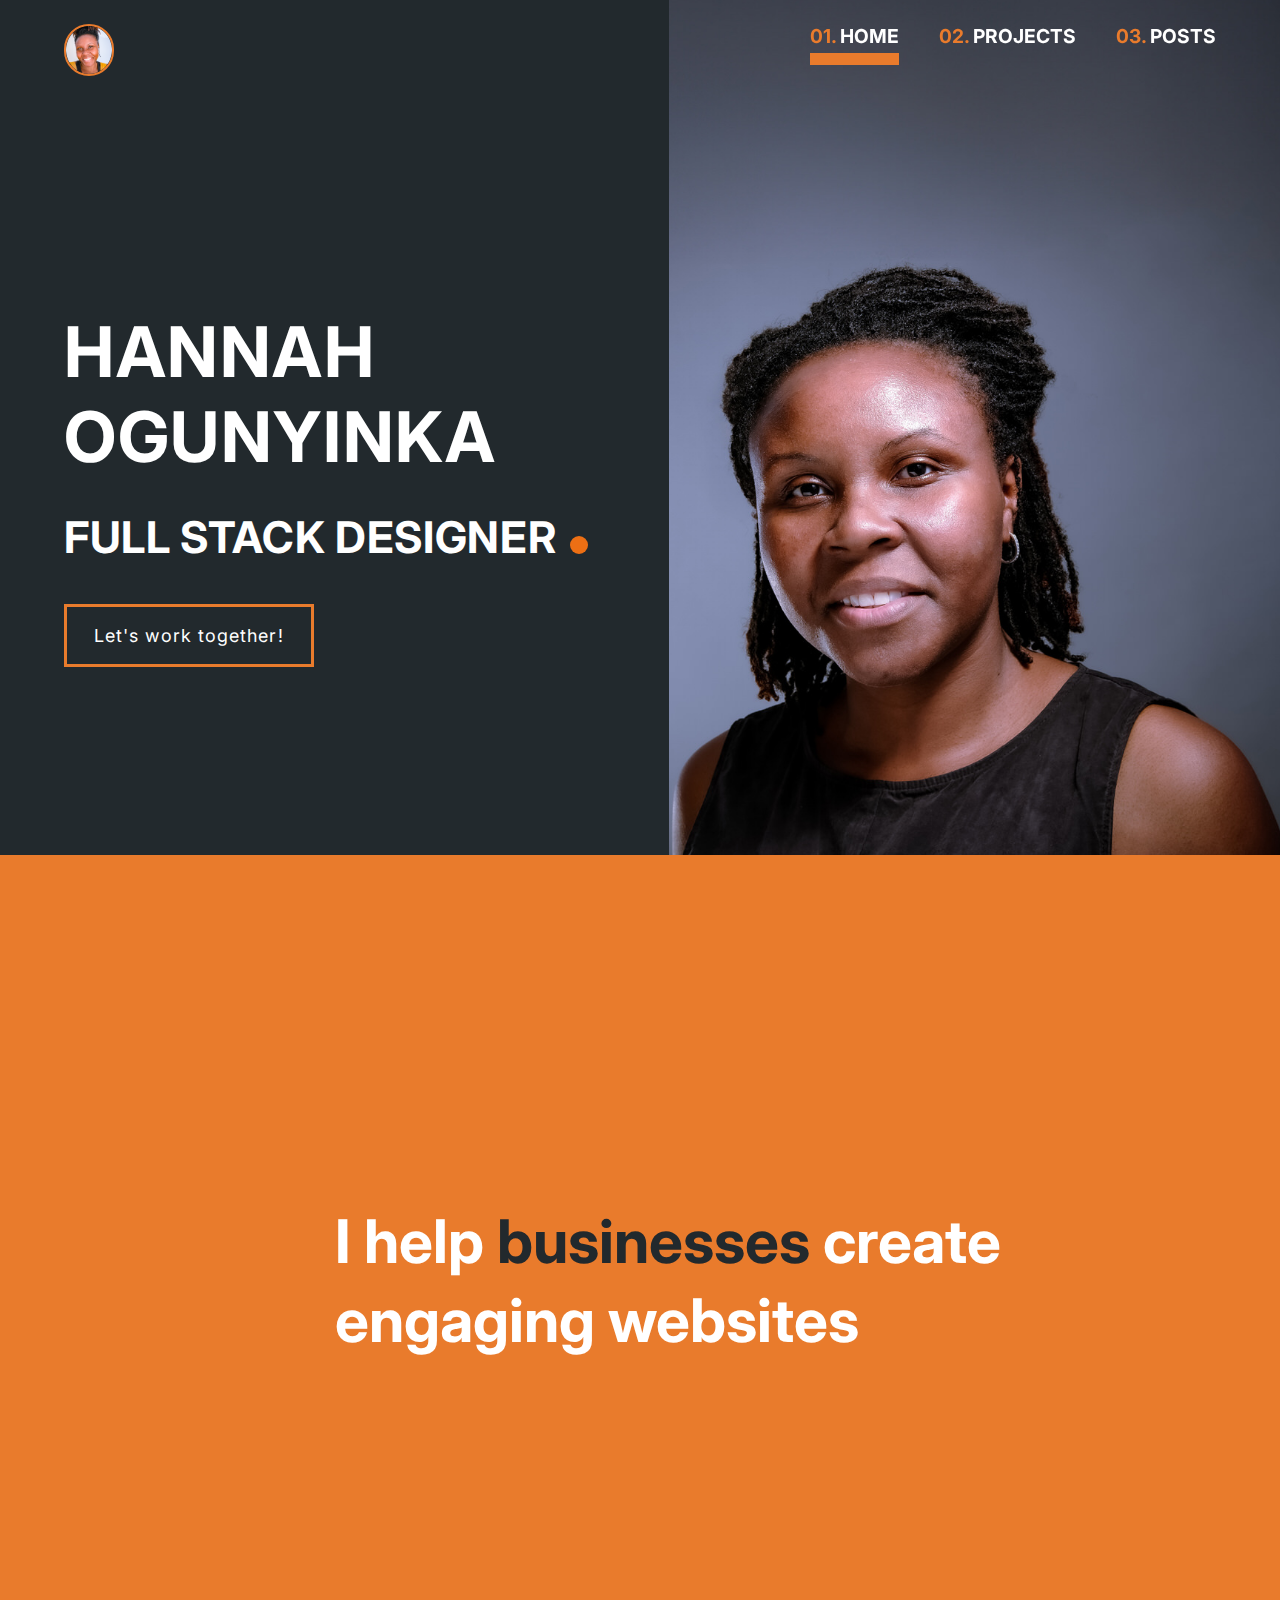
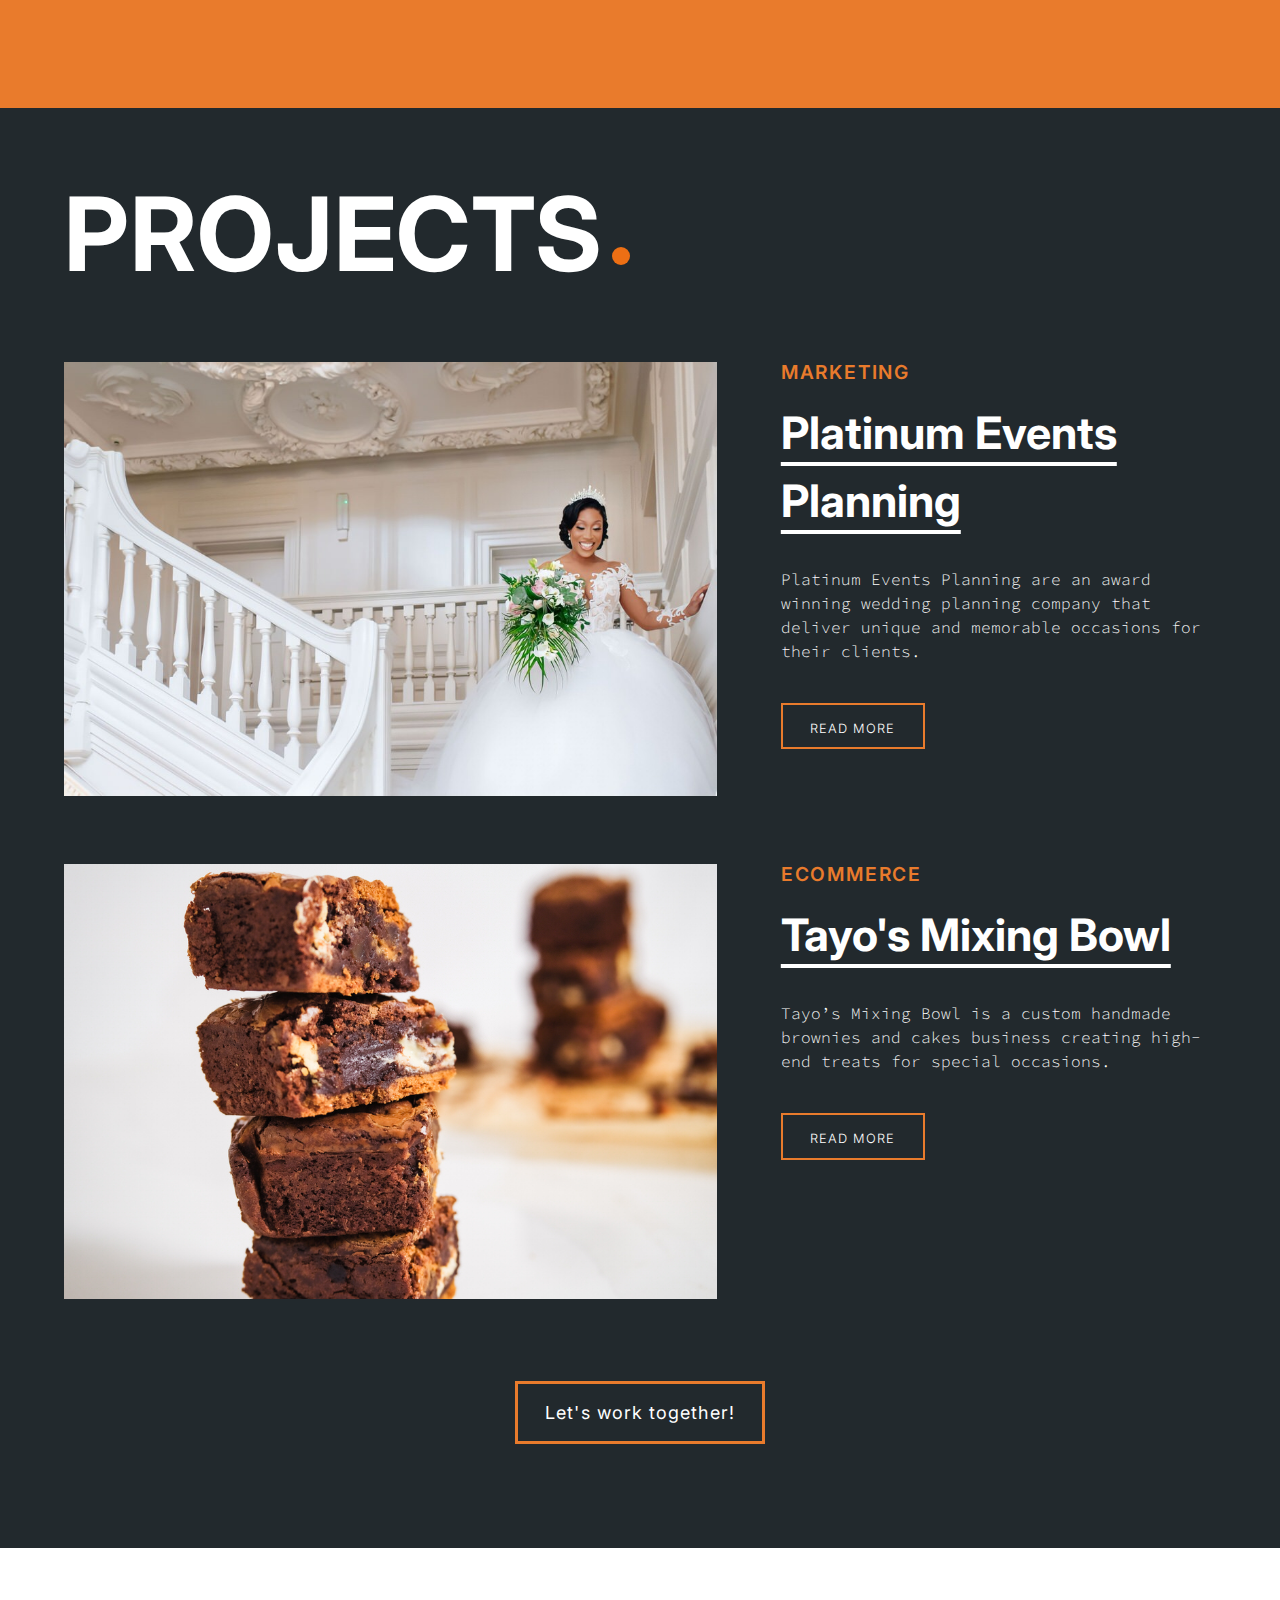
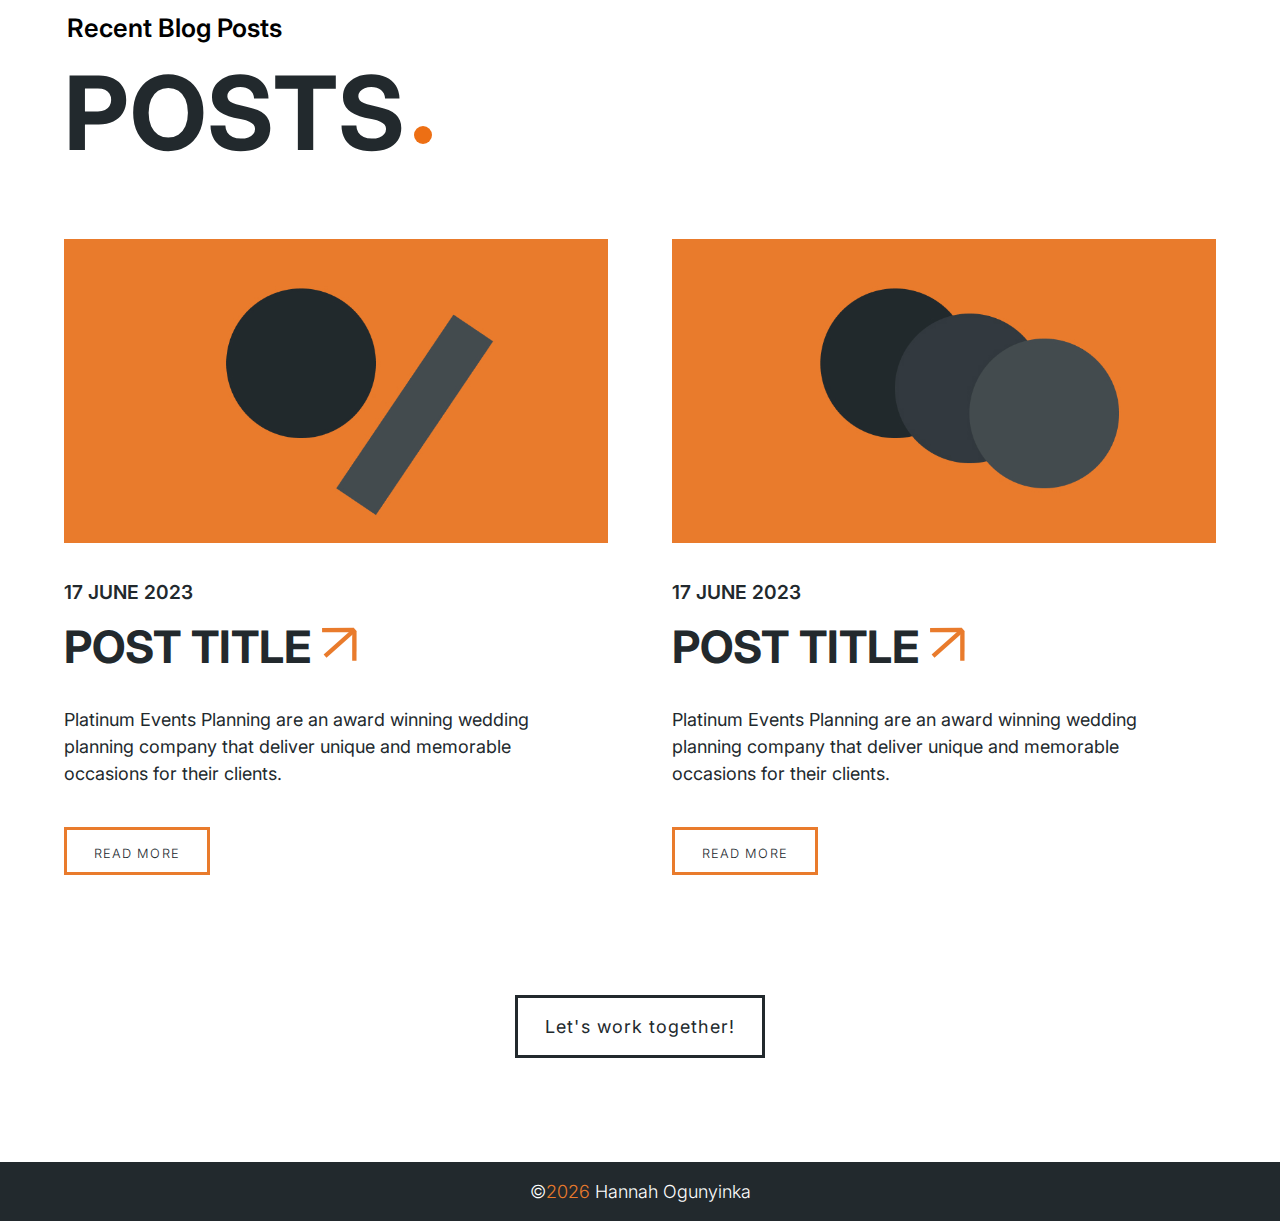
<file: index.html>
<!DOCTYPE html>
<html lang="en">
  <head>
    <meta charset="UTF-8" />
    <meta name="viewport" content="width=device-width, initial-scale=1.0" />
    <link rel="stylesheet" href="styles.css" />
    <title>Hannah Ogunyinka</title>
    <link rel="shortcut icon" href="assets/My image circle.png"/>
    <link rel="preconnect" href="https://fonts.googleapis.com" />
    <link rel="preconnect" href="https://fonts.gstatic.com" crossorigin />
    <link
      href="https://fonts.googleapis.com/css2?family=Inter:wght@300;400;500;600;700;800;900&family=Source+Code+Pro:ital,wght@0,300;0,400;0,500;1,300;1,400;1,500&display=swap"
      rel="stylesheet"
    />
    <script defer src="nav.js"></script>
  </head>
  <body>
    <header>
      <div class="nav-outer-container">
        <div class="flex nav-container">
          <a class ="logo-wrapper flex" href="index.html">
            <img class ='logo' src="/assets/My image circle.png">
            <div class ='logo-text'>create . code . connect</div>
          </a>
          <nav aria-label="main navigation">
            <ul role="menubar" class="flex">
              <li role="none">
                <a role="menuitem" class="nav-item__link" href="index.html"
                  >01. <span class="nav-item-text">Home</span></a
                >
              </li>
              <li role="none">
                <a role="menuitem" class="nav-item__link" href="projects.html"
                  >02. <span class="nav-item-text">Projects</span></a
                >
              </li>
              <li role="none">
                <a role="menuitem" class="nav-item__link" href="posts.html"
                  >03. <span class="nav-item-text">Posts</span></a
                >
              </li>
            </ul>
          </nav>
        </div>
        <div class="mobile-menu-section">
          <div class="mobile-icon-wrapper">
            <img
            src="assets/Mobile-menu-icon.svg"
            alt="Mobile-icon"
            class="mobile-icon"
            onclick="openNav()"
            style="cursor: pointer"
          />
          </div>

          <div id="myNav" class="mobile-menu">
            <span class="closebtn" onclick="closeNav()">&times;</span>

            <div class="mobile-menu-content">
              <a href="/index.html">01: Home</a>
              <a href="/projects.html">02: Projects</a>
              <a href="/posts.html">03: Posts</a>
              <btn
                href=""
                class="mobile-menu-cta-btn"
                aria-controls="email-link"
                ><span
                  class="sr-only mobile-menu-cta-text"
                  aria-expanded="false"
                  >Let's work together!</span
                ></btn
              >
            </div>
          </div>
        </div>
      </div>
    </header>
    <section class="homepage-hero">
      <div class="standard-container flex hm-pg-hero__wrapper">
        <div class="hm-pg-hero-text-section flex">
          <div class="hm-pg-hero__text-wrapper">
            <h1 class="hm-pg-hero__header">Hannah Ogunyinka</h1>
            <div class="hm-pg-hero__sub-heading-wrapper flex">
              <h2 class="hm-pg-hero__sub-heading">full stack designer</h2>
              <picture>
                <source
                  media="(max-width:768px)"
                  srcset="/assets/circle-mobile.svg"
                  alt="full stop punctuation"
                />
                <img
                  src="/assets/circle-image__desktop.svg"
                  alt="full stop punctuation"
                />
              </picture>
            </div>
            <a href="" class="hero-cta-btn" aria-controls="email-link"
              ><span class="sr-only hero-cta-text" aria-expanded="false"
                >Let's work together!</span
              ></a
            >
          </div>
        </div>
        <div class="hm-pg-hero-image-section">
          <picture>
            <source
              media="(max-width:960px)"
              srcset="/assets/Extended up studio portrait hair fix-960.jpg"
              alt="hero image"
              class="hm-pg-hero-image"
            />
            <img
              src="/assets/Extended up studio portrait hair fix-1440.jpg"
              alt="hero image"
              class="hm-pg-hero-image"
            />
          </picture>
        </div>
      </div>
    </section>
    <section class="homepage-intro-section">
      <div class="homepage-intro flex standard-container">
        <div class="hm-pg-intro-text-wrapper">
          <p class="hm-pg-intro-text">
            I help
            <span class="hm-pg-intro-text-colour">businesses</span> create
            engaging websites
          </p>
        </div>
      </div>
    </section>
    <section class="homepage-projects">
      <div class="standard-container top-bottom-padding">
        <div class="hm-pg-projects-subheading-container">
          <h2 class="hm-pg-projects__sub-heading">Projects</h2>
          <picture>
            <source
              media="(max-width:768px)"
              srcset="/assets/circle-mobile.svg"
              alt="full stop punctuation"
            />
            <img
              src="/assets/circle-image__desktop.svg"
              alt="full stop punctuation"
            />
          </picture>
        </div>
        <div class="hm-pg-projects-case-study-container flex">
          <div class="hm-pg-projects-case-study-img-container">
            <img
              src="assets/IMG_1939.JPG"
              alt="PEP PEP-case-study-img"
              class="PEP-case-study-img"
            />
          </div>
          <div class="hm-pg-projects-case-study-text-container">
            <span class="hm-pg-preheading preheading">Marketing</span>
            <a href="" class="hm-pg-projects-case-study-text-link">
              <h3 class="hm-pg-projects-case-study-title">
                Platinum Events Planning
              </h3>
            </a>
            <p class="hm-pg-projects-case-study-description">
              Platinum Events Planning are an award winning wedding planning
              company that deliver unique and memorable occasions for their
              clients.
            </p>
            <a
              href=""
              class="hm-pg-projects-case-study-btn"
              aria-controls="read more btn"
              ><span class="sr-only hm-pg-projects-case-study-btn-text"
                >Read More</span
              ></a
            >
          </div>
        </div>
        <div class="hm-pg-projects-case-study-container flex">
          <div class="hm-pg-projects-case-study-img-container">
            <img
              src="assets/DSCF1530.jpg"
              alt="PEP PEP-case-study-img-2"
              class="PEP-case-study-img-2"
            />
          </div>
          <div class="hm-pg-projects-case-study-text-container">
            <span class="hm-pg-preheading preheading">Ecommerce</span>
            <a href="" class="hm-pg-projects-case-study-text-link">
              <h3 class="hm-pg-projects-case-study-title">
                Tayo's Mixing Bowl
              </h3>
            </a>
            <p class="hm-pg-projects-case-study-description">
              Tayo’s Mixing Bowl is a custom handmade brownies and cakes
              business creating high-end treats for special occasions.
            </p>
            <a
              href=""
              class="hm-pg-projects-case-study-btn"
              aria-controls="read more btn"
              ><span class="sr-only hm-pg-projects-case-study-btn-text"
                >Read More</span
              ></a
            >
          </div>
        </div>
        <div class="hm-pg-projects-cta-btn-wrapper flex">
          <a
            href=""
            class="hero-cta-btn hm-pg-projects-cta-btn"
            aria-controls="email-link"
            ><span class="sr-only hero-cta-text">Let's work together!</span></a
          >
        </div>
      </div>
    </section>
    <section class="homepage-posts">
      <div class="standard-container top-bottom-padding">
        <div class="hm-pg-posts-title-text-container">
          <span alt="preheading" class="hm-pg-posts-preheading"
            >Recent Blog Posts</span
          >
          <h2 class="hm-pg-posts__sub-heading">Posts</h2>
          <picture>
            <source
              media="(max-width:768px)"
              srcset="/assets/circle-mobile.svg"
              alt="full stop punctuation"
            />
            <img
              src="/assets/circle-image__desktop.svg"
              alt="full stop punctuation"
            />
          </picture>
        </div>
        <div class="hm-pg-posts-container flex">
          <div class="hm-pg-single-post-container">
            <div class="hm-pg-single-post-img-container">
              <img
                src="assets/posts img 1.jpg"
                alt="single-post-img"
                class="hm-pg-single-post-img"
              />
            </div>
            <div class="hm-pg-single-post-text-container">
              <span class="post-date-preheading preheading">17 june 2023</span>
              <a href="" class="hm-pg-single-post-text-link">
                <h3 class="hm-pg-single-post-title">
                  post title                <span class="arrow-icon-wrapper">
                    <svg class = 'arrow-icon'  width="0.8em" height="0.8em" viewBox="0 0 33 33" fill="none" xmlns="http://www.w3.org/2000/svg">
                        <path class="arrow-icon-line" d="M3.74854 26.85L31.4382 2.2627" stroke="#E97B2C" stroke-width="4" stroke-linejoin="round"/>
                        <path class="arrow-icon-line" d="M30.1096 2.76834L1 2.81201" stroke="#E97B2C" stroke-width="4" stroke-linejoin="round"/>
                        <path  class="arrow-icon-line"d="M30.7679 3.75467L30.7185 31" stroke="#E97B2C" stroke-width="4" stroke-linejoin="round"/>
                        </svg>
                </span>
                </h3>

                    
              </a>

              <p class="hm-pg-single-post-description">
                Platinum Events Planning are an award winning wedding planning
                company that deliver unique and memorable occasions for their
                clients.
              </p>
              <a
                href=""
                class="hm-pg-single-post-btn"
                aria-controls="read more btn"
                ><span class="sr-only hm-pg-single-post-btn-text"
                  >Read More</span
                ></a
              >
            </div>
        </div>
        <div class="hm-pg-single-post-container">
            <div class="hm-pg-single-post-img-container">
              <img
                src="assets/posts img 2.jpg"
                alt="single-post-img"
                class="hm-pg-single-post-img-2"
              />
            </div>
            <div class="hm-pg-single-post-text-container">
                <span class="post-date-preheading preheading">17 june 2023</span>
                <a href="" class="hm-pg-single-post-text-link">
                  <h3 class="hm-pg-single-post-title">
                    post title                <span class="arrow-icon-wrapper">
                      <svg class = 'arrow-icon'  width="0.8em" height="0.8em" viewBox="0 0 33 33" fill="none" xmlns="http://www.w3.org/2000/svg">
                          <path class="arrow-icon-line" d="M3.74854 26.85L31.4382 2.2627" stroke="#E97B2C" stroke-width="4" stroke-linejoin="round"/>
                          <path class="arrow-icon-line" d="M30.1096 2.76834L1 2.81201" stroke="#E97B2C" stroke-width="4" stroke-linejoin="round"/>
                          <path  class="arrow-icon-line"d="M30.7679 3.75467L30.7185 31" stroke="#E97B2C" stroke-width="4" stroke-linejoin="round"/>
                          </svg>
                  </span>
                  </h3>
  
                      
                </a>
  
                <p class="hm-pg-single-post-description">
                  Platinum Events Planning are an award winning wedding planning
                  company that deliver unique and memorable occasions for their
                  clients.
                </p>
                <a
                  href=""
                  class="hm-pg-single-post-btn"
                  aria-controls="read more btn"
                  ><span class="sr-only hm-pg-single-post-btn-text"
                    >Read More</span
                  ></a
                >
              </div>
        </div>
      </div>
      <div class="hm-pg-posts-cta-btn-wrapper flex">
        <a href="" class="hm-pg-posts-cta-btn" aria-controls="email-link"
          ><span class="sr-only hm-pg-posts-cta-text"
            >Let's work together!</span
          ></a
        >
      </div>
    </section>
    <footer>
        <p>&copy<span class = "footer-currentyear" id = "currentYear">2027</span> Hannah Ogunyinka</p>
    </footer>
  </body>
</html>
</file>
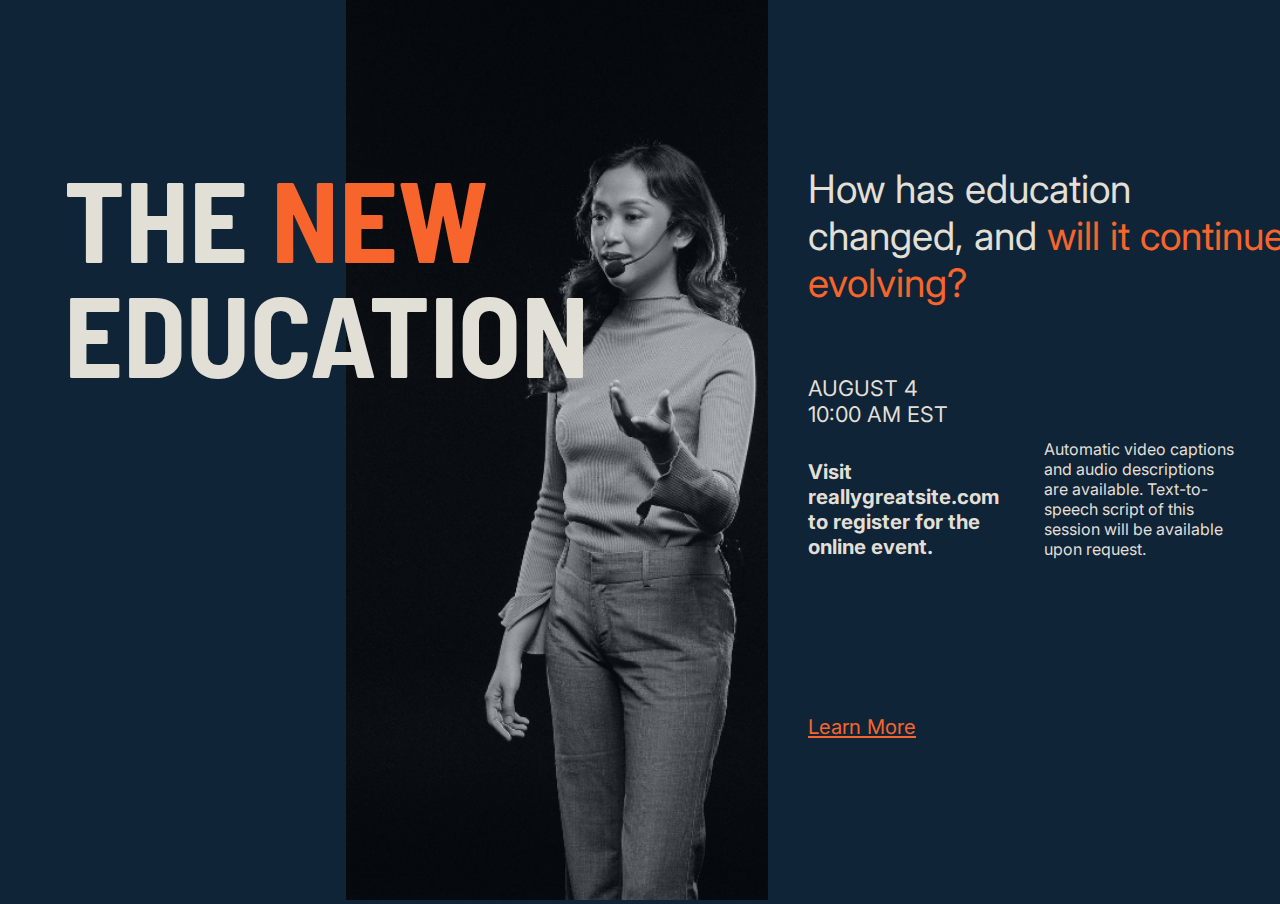
<file: css-variable-example.html>
<!DOCTYPE html>
<html lang="en">
  <head>
    <meta charset="UTF-8" />
    <meta name="viewport" content="width=device-width, initial-scale=1.0" />
    <link rel="stylesheet" href="global-styles.css" />
    <title>css-variables</title>
    <link rel="preconnect" href="https://fonts.googleapis.com" />
    <link rel="preconnect" href="https://fonts.gstatic.com" crossorigin />
    <link
      href="https://fonts.googleapis.com/css2?family=Barlow+Semi+Condensed:wght@700&family=Inter:wght@400;700&display=swap"
      rel="stylesheet"
    />
  </head>
  <body>
    <section class="hero-flyer">
      <div class="hero-pt-1">
        <div class="hero-img-wrapper">
          <img
            src="assets/The New Education image 1.png"
            alt="image of woman speaking"
            class="hero-img"
          />
        </div>
        <div class="title-text-wrapper">
          <h1>The <span class="text-accent-colour">new</span> education</h1>
        </div>
      </div>
      <div class="hero-pt-2">
        <h2>
          How has education changed, and
          <span class="text-accent-colour"> will it continue evolving?</span>
        </h2>
        <div class="hero-description">
          <div class="time-and-url">
            <h3>AUGUST 4 <br />10:00 AM EST</h3>
            <h4>Visit reallygreatsite.com to register for the online event.</h4>
          </div>
          <p>
            Automatic video captions and audio descriptions are available.
            Text-to-speech script of this session will be available upon
            request.
          </p>
        </div>
        <div class="info-links">
          <a href="#" class="learn-more-link">Learn More</a>
        </div>
      </div>
    </section>
  </body>
</html>
</file>
<file: styles.css>
/* ----------Addtional reset----------- */
/* Box sizing */
*,
*::before,
*::after {
  box-sizing: border-box;
}

/* Reset margins */
h1,
h2,
h3,
h4,
h5,
p,
figure,
picture,
body {
  margin: 0;
}

/* reset ul */
ul {
  padding: 0;
  list-style: none;
  margin: 0;
}

/* ----Custom properties ---- */
:root {
  position: relative;
  min-height: 100%;

  /* Colors */
  --primary-color: #22292d;
  --accent-color: #e97b2c;
  --secondary-color: #ffffff;

  /* font-sizes */
  font-size: 16px;
  /* for main heading to scale */
  --fs-9: clamp(2.25rem, 1.5455rem + 3.5227vw, 10rem);

  /* for sub-heading to scale */
  --fs-8: clamp(2.3rem, 8vw, 10rem);

  /* hm-pg intro section */
  --fs-7: clamp(1.8rem, 1.1455rem + 3.2727vw, 9rem);

  /* body */
  --fs-6: 1.125rem;

  /* */
  --fs-5: clamp(0.8rem, 4vw, 1.125rem);

  /*  */
  --fs-4: 1.125rem;

  /* --fs-3:  */

  /* font-families */
  --ff-sans-normal: "Inter", sans-serif;
  --ff-mono: "Source Code Pro", monospace;

  /* font-weights */
  --fw-hero-heading: 900;
  --fw-800: 800;
  --fw-heading: 700;
  --fw-sub-heading: 600;
  --fw-500: 500;
  --fw-body-text: 400;
  --fw-300: 300;
}

@media (max-width: 400px) {
  :root {
    font-size: 14px;
  }
}

/* ------------------- */
/* Utility classes */
/* ------------------- */

.flex {
  display: flex;
}

.grid {
  display: grid;
}

.relative {
  position: relative;
}

.absolute {
  position: absolute;
}

/* ----------------------------Global Styles---------------------------- */
/* ------------------------------------------------------------------- */

.standard-container {
  padding-inline: 4rem;
  margin-inline: auto;
  max-width: 1920px;
}

.top-bottom-padding {
  padding-block: 4rem;
}

@media (max-width: 1024px) {
  .standard-container {
    padding-inline: 2.5rem;
  }

  .top-bottom-padding {
    padding-block: 2.5rem;
  }
}

body {
  position: relative;
  overflow-x: hidden;
  background-color: var(--primary-color);
  font-size: var(--fs-4);
  font-family: var(--ff-sans-normal);
  font-weight: var(--fw-body-text);
  max-width: 3840px;
}

h1 {
  font-size: var(--fs-9);
  letter-spacing: 0.1rem;
  margin-bottom: 2rem;
  display: inline-block;
}

h2 {
  font-size: var(--fs-8);
  letter-spacing: 0.04rem;
  margin-bottom: 2.5rem;
  display: inline-block;
  font-weight: var(--fw-heading);
}

h3 {
  font-size: clamp(2rem, 3.5vw, 5rem);
  font-weight: var(--fw-heading);
  line-height: normal;
  margin-bottom: 2rem;
  text-align: left;
  max-width: 60ch;
}

p {
  font-weight: var(--fw-body-text);
  line-height: 1.5;
  margin-bottom: 2.5rem;
}

a {
  text-decoration: none;
  color: var(--accent-color);
}

.preheading {
  font-size: 1.2rem;
  margin-bottom: 1rem;
  font-weight: var(--fw-sub-heading);
  display: block;
  text-transform: uppercase;
}

/* ----------------------------Navigation---------------------------- */
/* ------------------------------------------------------------------- */

header {
  position: fixed;
  right: 0;
  top: 0;
  left: 0;
}

.nav-outer-container {
  position: absolute;
  right: 0;
  top: 0;
  width: 100%;
  background-color: rgba(255, 255, 255, 0);
  z-index: 10;
  transition: background-color 0.3s ease;
}

.nav-outer-container.scrolled {
  background-color: rgba(23, 28, 31, 0.7);
  box-shadow: 0px 2px 15px rgba(0, 0, 0, 0.5);
}

.nav-container {
  justify-content: space-between;
  padding-block: 1.5rem 1rem;
  padding-inline: 4rem;
}

.logo {
  width: 50px;
  border: solid 2px var(--accent-color);
  border-radius: 100px;
}

.logo-wrapper {
  align-items: center;
  gap: 20px;
  position: relative;
  cursor: pointer;
}

.logo-wrapper:hover > .logo-text {
  transform: translate(70px, 0);
  opacity: 1;
  transition: transform 0.3s ease, opacity 0.3s ease;
  transition-delay: 0.1s;
}

.logo-text {
  white-space: nowrap;
  color: var(--secondary-color);
  text-transform: uppercase;
  font-family: var(--ff-sans-normal);
  font-weight: var(--fw-sub-heading);
  font-size: 1.2rem;
  letter-spacing: normal;
  transform: translate(0, 0);
  opacity: 0;
  transition: transform 0.2s ease, opacity 0.2s ease;
  position: absolute;
  z-index: -1;
}

nav ul {
  flex-direction: row;
  justify-content: space-between;
  gap: 2.5rem;
}

nav ul li {
  text-transform: uppercase;
  font-weight: var(--fw-heading);
  font-size: 1.2rem;
  position: relative;
  display: inline-block;
}

.nav-item-text {
  color: var(--secondary-color);
}

nav ul li a:before {
  content: "";
  position: absolute;
  width: 100%;
  height: 12px; /*changes the thickness of the underline*/
  left: 0px;
  bottom: -17px;
  background-color: var(--accent-color);
  visibility: hidden;
  transform: scaleX(0);
  transition: 0.25s linear;
}

nav ul li a:hover:before,
nav ul li a:focus:before {
  visibility: visible;
  -webkit-transform: scaleX(1);
  transform: scaleX(1);
}

[aria-current="page"] {
  text-decoration: underline var(--accent-color) 12px;
  text-underline-offset: 10px;
}

/*----------------------------- Header media queries-------------------- */

@media (max-width: 1023px) {
  header {
    position: fixed;
    width: 100%;
    top: 0;
    left: 0;
  }

  .nav-container {
    display: none;
  }

  .nav-outer-container {
    position: static;
    width: 100%;
  }

  .mobile-menu-section {
    position: relative;
    width: 100%;
    height: 76px;
  }

  .mobile-icon-wrapper {
    position: absolute;
    right: 2.5rem;
  }
}

/* ---------------------------------Mobile Menu--------------------------------------- */
/* ----------------------------------------------------------------------------------- */

/*----------------------------- Mobile menu icon-------------------- */
.mobile-icon {
  padding-block: 2rem;
}

@media (min-width: 1024px) {
  .mobile-icon {
    display: none;
  }
}

/*----------------------------- Mobile menu-------------------- */
.mobile-menu {
  height: 100%;
  width: 0;
  position: fixed; /* Stay in place */
  z-index: 15; /* Sit on top */
  left: 0;
  top: 0;
  background-color: var(--accent-color);
  overflow-x: hidden; /* Disable horizontal scroll */
  transition: 0.3s; /* 0.5 second transition effect to slide in or slide down the overlay (height or width, depending on reveal) */
}

/* Position the content inside the mobile menu */
.mobile-menu-content {
  position: relative;
  top: 25%; /* 25% from the top */
  width: 100%; /* 100% width */
  text-align: left; /* Centered text/links */
}

/* The navigation links inside the mobile menu */
.mobile-menu a {
  cursor: pointer;
  padding: 1rem 2.5rem;
  font-size: var(--fs-9);
  text-transform: uppercase;
  font-weight: var(--fw-500);
  color: var(--primary-color);
  display: block; /* Display block instead of inline */
  transition: 0.3s; /* Transition effects on hover (color) */
}

/* Position the close button (top right corner) */
.mobile-menu .closebtn {
  position: absolute;
  top: 0.5rem;
  right: 2rem;
  font-size: 60px;
  color: var(--primary-color);
  display: block; /* Display block instead of inline */
  transition: 0.3s; /* Transition effects on hover (color) */
}

/* When you mouse over the navigation links, change their color */
.mobile-menu a:hover,
.mobile-menu a:focus,
.mobile-menu .closebtn:hover,
.mobile-menu .closebtn:focus {
  color: var(--secondary-color);
  cursor: pointer;
}

.mobile-menu-cta-btn {
  display: inline-block;
  cursor: pointer;
  margin: 1rem 2.5rem;
  border: solid 4px var(--primary-color);
  transition: 0.2s;
  padding: 1em 1.5em;
  letter-spacing: 0.06em;
  white-space: nowrap;
}

.mobile-menu-cta-btn:hover,
.mobile-menu-cta-btn:focus {
  border-radius: 2rem;
  background-color: var(--primary-color);
}

.mobile-menu-cta-text {
  color: var(--primary-color);
  font-size: 1.4rem;
  font-weight: var(--fw-sub-heading);
}

.mobile-menu-cta-btn:hover > .mobile-menu-cta-text {
  color: var(--accent-color);
}

/* ---------------------------------Home page-hero------------------------------------ */
/* ----------------------------------------------------------------------------------- */
.homepage-hero {
  margin-inline: auto;
}

.hm-pg-hero__wrapper {
  height: 95vh;
  overflow: hidden;
  max-width: 3840px;
}

/*------------------Hero-homepage-text------------------- */

.hm-pg-hero-text-section {
  width: 52.5%;
  height: 100%;
  background-color: var(--primary-color);
  justify-content: center;
  align-items: center;
  padding-right: 2.5rem;
  padding-top: 10rem;
}

.hm-pg-hero__header {
  color: var(--secondary-color);
  text-transform: uppercase;
  font-size: clamp(2.25rem, 1.5455rem + 3.5227vw, 10rem);
}

.hm-pg-hero__sub-heading-wrapper {
  align-items: flex-end;
  gap: 0.6rem;
}

.hm-pg-hero__sub-heading {
  text-transform: uppercase;
  color: var(--secondary-color);
  font-size: clamp(1.5rem, 1.0909rem + 2.0455vw, 6rem);
  margin-bottom: 0;
  flex-shrink: 0;
}

@media (min-width: 1025px) and (max-width: 1210px) {
  .hm-pg-hero__sub-heading {
    font-size: 2.3rem;
  }
}

.hero-cta-btn {
  display: inline-block;
  margin-block: 2.5rem;
  border: solid 3px var(--accent-color);
  transition: 0.2s;
  padding: 1em 1.5em;
  letter-spacing: 0.06em;
  white-space: nowrap;
}

.hero-cta-btn:hover,
.hero-cta-btn:focus {
  border-radius: 2rem;
}

.hero-cta-text {
  color: var(--secondary-color);
}

.hero-cta-btn:hover > .hero-cta-text {
  color: var(--accent-color);
}

/*------------------Hero-homepage-images------------------- */

.hm-pg-hero-image-section {
  width: 47.5%;
  height: 100%;
}

.hm-pg-hero-image {
  width: 170%;
  object-fit: cover;
  height: 100%;
  object-position: right 15.6rem top 100%;
}

@media (max-width: 999px) {
  .hm-pg-hero-image {
    object-position: right -10rem top -8rem;
    width: 120%;
    height: 120%;
  }
}

@media (min-width: 1000px) and (max-width: 1300px) {
  .hm-pg-hero-image {
    object-position: right -8rem top -8rem;
    width: 120%;
    height: 120%;
  }
}

@media (min-width: 2500px) {
  .hm-pg-hero-image {
    object-position: left -35rem top -50rem;
  }
}

/* --------responsive queries for max-width 1024px------------ */

@media (max-width: 1024px) {
  .hm-pg-hero__wrapper {
    flex-direction: column;
    padding-inline: 0;
    height: fit-content;
  }

  .hm-pg-hero-text-section {
    justify-content: flex-start;
    align-items: center;
    width: 100%;
    height: 60vh;
    padding-inline: 2.5rem;
  }

  .hm-pg-hero__text-wrapper {
    width: 50%;
  }

  .hero-cta-btn {
    margin-block: 2rem;
  }

  .hm-pg-hero__header {
    margin-bottom: 1.5rem;
  }

  .hm-pg-hero-image-section {
    width: 100%;
    aspect-ratio: 1.63/1;
  }

  .hm-pg-hero-image {
    width: 100%;
    height: 100%;
    object-position: right 0rem top -15rem;
    aspect-ratio: 1.63/1;
  }
}

@media (max-width: 900px) {
  .hm-pg-hero-text-section {
    height: 27em;
  }
}

@media (max-width: 660px) {
  .hm-pg-hero-image {
    object-position: right 0rem top -9rem;
  }

  .hm-pg-hero-text-section {
    padding-top: 6rem;
  }
}

/* ---------------------------------Homepage-introduction section---------------------------- */
/* -------------------------------------------------------------------------------------------*/

.homepage-intro-section {
  max-width: 3840px;
  background-color: var(--accent-color);
}

.homepage-intro {
  width: 100%;
  aspect-ratio: 3/2;
  max-height: 95vh;
  padding-left: 14%;
  background-color: var(--accent-color);
  align-items: center;
  justify-content: center;
}

@media (min-width: 2000px) {
  .homepage-intro {
    padding-left: 0;
  }
}

.hm-pg-intro-text-wrapper {
  width: 70%;
  max-width: 1920px;
}

.hm-pg-intro-text {
  color: var(--secondary-color);
  font-size: var(--fs-7);
  font-weight: var(--fw-heading);
  margin-bottom: 0;
  line-height: 1.3;
}

.hm-pg-intro-text-colour {
  color: var(--primary-color);
}

@media (max-width: 499px) {
  .homepage-intro {
    padding-inline: 0;
  }
}

/* ---------------------------------Homepage-projects-section-------------------------------- */
/* -------------------------------------------------------------------------------------------*/

.hm-pg-projects__sub-heading {
  text-transform: uppercase;
  color: var(--secondary-color);
  font-size: var(--fs-8);
  margin-bottom: 0;
}

.hm-pg-projects-case-study-container {
  gap: 4rem;
  padding-top: 4rem;
}

.hm-pg-projects-case-study-img-container {
  width: 60%;
}

.hm-pg-projects-case-study-text-container {
  width: 40%;
}

.PEP-case-study-img {
  width: 100%;
  height: 100%;
  object-fit: contain;
}

.PEP-case-study-img-2 {
  width: 100%;
  height: 100%;
  object-fit: contain;
}

@media (max-width: 1262px) {
  .hm-pg-projects-case-study-img-container {
    align-content: stretch;
  }

  .PEP-case-study-img {
    width: 100%;
    height: 100%;
    object-fit: cover;
    object-position: right 0;
  }

  .PEP-case-study-img-2 {
    width: 100%;
    height: 100%;
    object-fit: cover;
    object-position: left 10;
  }
}

.hm-pg-preheading {
  color: var(--accent-color);
  letter-spacing: 0.1125rem;
}

.hm-pg-projects-case-study-title {
  line-height: 1.5;
}

.hm-pg-projects-case-study-text-link {
  color: var(--secondary-color);
  text-decoration-line: underline;
  text-underline-offset: 0.8rem;
  font-size: 1.6rem;
}

.hm-pg-projects-case-study-text-link:hover,
.hm-pg-projects-case-study-text-link:focus {
  color: var(--accent-color);
}

.hm-pg-projects-case-study-description {
  color: var(--secondary-color);
  font-family: Source Code Pro;
  font-size: 1rem;
  font-weight: 300;
  max-width: 45ch;
}

.hm-pg-projects-case-study-btn {
  display: inline-block;
  margin-bottom: 2.5rem;
  border: solid 2px var(--accent-color);
  transition: 0.2s;
  padding: 0.6em 1.5em;
  letter-spacing: 0.06em;
  white-space: nowrap;
}

.hm-pg-projects-case-study-btn:hover,
.hm-pg-projects-case-study-btn:focus {
  border-radius: 2rem;
}

.hm-pg-projects-case-study-btn-text {
  color: var(--secondary-color);
  font-weight: var(--fw-300);
  text-transform: uppercase;
  font-size: 0.8rem;
}

.hm-pg-projects-case-study-btn:hover > .hm-pg-projects-case-study-btn-text {
  color: var(--accent-color);
}

/* -------------hm-pg-projects-case-studies @ max-width:790px------------------- */

@media (max-width: 790px) {
  .hm-pg-projects-case-study-container {
    gap: 2.5rem;
    flex-direction: column;
  }

  .hm-pg-projects-case-study-img-container {
    width: 100%;
  }

  .PEP-case-study-img {
    width: 100%;
    max-width: 400px;
    aspect-ratio: 400/450;
    object-fit: cover;
    object-position: right 0;
  }

  .PEP-case-study-img-2 {
    width: 100%;
    max-width: 400px;
    aspect-ratio: 400/450;
    object-fit: cover;
    object-position: left 10;
  }

  .hm-pg-projects-case-study-text-container {
    width: 100%;
  }
}

.hm-pg-projects-cta-btn-wrapper {
  width: 100%;
  justify-content: center;
  align-items: center;
  padding-top: 2.5rem;
}

@media (max-width: 768px) {
  .hm-pg-projects-case-study-description {
    font-size: 1.2rem;
    max-width: 100%;
  }

  .hm-pg-projects-case-study-btn {
    margin-bottom: 0rem;
  }

  .hm-pg-projects-cta-btn-wrapper {
    justify-content: flex-start;
  }
}

/* ---------------------------------Homepage-posts-section-------------------------------- */
/* -------------------------------------------------------------------------------------------*/

.homepage-posts {
  background-color: var(--secondary-color);
  max-width: 3840px;
}

.hm-pg-posts-preheading {
  display: block;
  font-size: clamp(1rem, 0.8rem + 1vw, 2rem);
  font-weight: var(--fw-sub-heading);
  margin-bottom: 0.5rem;
  padding-left: 0.3%;
}

.hm-pg-posts__sub-heading {
  text-transform: uppercase;
  color: var(--primary-color);
  font-size: var(--fs-8);
  margin-bottom: 0;
}

.hm-pg-posts-container {
  gap: 4rem;
  padding-top: 4rem;
}

.hm-pg-single-post-container {
  width: 50%;
}

.hm-pg-single-post-img-container {
  margin-bottom: 1.8em;
}

.hm-pg-single-post-img {
  width: 100%;
  height: 100%;
  object-fit: contain;
}

.hm-pg-single-post-img-2 {
  width: 100%;
  height: 100%;
  object-fit: contain;
}

.post-date-preheading {
  color: var(--primary-color);
  letter-spacing: normal;
}

.hm-pg-single-post-title {
  text-transform: uppercase;
}

.hm-pg-single-post-text-link {
  color: var(--primary-color);
}

.arrow-icon:hover > .arrow-icon-line {
  stroke: var(--primary-color);
}

.hm-pg-single-post-text-link:hover,
.hm-pg-single-post-text-link:focus {
  color: var(--accent-color);
}

.hm-pg-single-post-description {
  color: var(--primary-color);
  max-width: 45ch;
}

.hm-pg-single-post-btn {
  display: inline-block;
  margin-bottom: 2.5rem;
  border: solid 3px var(--accent-color);
  transition: 0.2s;
  padding: 0.6em 1.5em;
  letter-spacing: 0.06em;
  white-space: nowrap;
}

.hm-pg-single-post-btn:hover,
.hm-pg-single-post-btn:focus {
  border-radius: 2rem;
}

.hm-pg-single-post-btn-text {
  color: var(--primary-color);
  font-weight: var(--fw-300);
  text-transform: uppercase;
  font-size: 0.8rem;
}

.hm-pg-single-post-btn:hover > .hm-pg-single-post-btn-text {
  color: var(--accent-color);
}

.hm-pg-posts-cta-btn {
  display: inline-block;
  margin-block: 2.5rem;
  border: solid 3px var(--primary-color);
  transition: 0.2s;
  padding: 1em 1.5em;
  letter-spacing: 0.06em;
  white-space: nowrap;
}

.hm-pg-posts-cta-btn:hover,
.hm-pg-posts-cta-btn:focus {
  border-radius: 2rem;
}

.hm-pg-posts-cta-text {
  color: var(--primary-color);
}

.hm-pg-posts-cta-btn:hover > .hm-pg-posts-cta-text {
  color: var(--accent-color);
}

/* -------------hm-pg-posts @ max-width:790px------------------- */

@media (max-width: 790px) {
  .homepage-posts .standard-container {
    padding-inline: 0rem;
  }
  .hm-pg-posts-container {
    gap: 2.5rem;
    flex-direction: column;
  }
  .hm-pg-posts-title-text-container {
    padding-inline: 2.5rem;
  }

  .hm-pg-single-post-container {
    width: 100%;
  }

  .hm-pg-single-post-text-container {
    padding-inline: 2.5rem;
  }

  .hm-pg-posts-cta-btn-wrapper {
    padding-inline: 2.5rem;
  }
}

.hm-pg-posts-cta-btn-wrapper {
  width: 100%;
  justify-content: center;
  align-items: center;
  padding-top: 2.5rem;
}

@media (max-width: 768px) {
  .hm-pg-single-post-description {
    font-size: 1.2rem;
    max-width: 100%;
  }

  .hm-pg-single-post-btn {
    margin-bottom: 0rem;
  }

  .hm-pg-posts-cta-btn-wrapper {
    justify-content: flex-start;
  }
}

/* -------------------------------------Footer----------------------------- */
/* ------------------------------------------------------------------------ */

footer p {
  padding: 1rem;
  text-align: center;
  color: var(--secondary-color);
  font-weight: var(--fw-300);
  margin-bottom: 0;
}

.footer-currentyear {
  color: var(--accent-color);
}
</file>
<file: global-styles.css>
/* Box sizing */
*,
*::before,
*::after {
  box-sizing: border-box;
}

/* Reset margins */
h1,
h2,
h3,
h4,
h5,
p,
figure,
picture,
body {
  margin: 0;
}

/* reset ul */
ul {
  padding: 0;
  list-style: none;
  margin: 0;
}

/* -------------global styles--------------- */

:root {
  font-size: 16px;
  --primary-color: #0f2437;
  --accent-color: #f7652d;
  --secondary-color: #e2dfd6;
  --tertiary-color: #000;

  --title: "Barlow Semi Condensed", sans-serif;
  --body-text: "Inter", sans-serif;

  --x-large: clamp(2.5rem, 0.9286rem + 7.8571vw, 8rem);
  --large: clamp(1.5rem, 1.1857rem + 1.5714vw, 2.6rem);
  --medium: clamp(1.2rem, 1.15rem + 0.25vw, 1.375rem);
  --small: clamp(1.15rem, 1.1071rem + 0.2143vw, 1.3rem);
  --x-small: 1rem;
}

@media (max-width: 768px) {
  :root {
    font-size: 14px;
  }
}

body {
  background-color: var(--primary-color);
  max-width: 1440px;
  margin-inline: auto;
  font-family: var(--body-text);
}

h1 {
  color: var(--secondary-color);
  font-size: var(--x-large);
  text-transform: uppercase;
  font-family: var(--title);
  padding-top: 10rem;
  line-height: 1;
}

h2 {
  color: var(--secondary-color);
  font-size: var(--large);
  font-weight: 400;
  line-height: 1.2;
  width: 20ch;
  padding-top: 10.4rem;
}

h3 {
  color: var(--secondary-color);
  font-size: var(--medium);
  text-transform: uppercase;
  margin-bottom: 2rem;
  font-weight: normal;
}

h4 {
  color: var(--secondary-color);
  font-size: var(--small);
}

p {
  color: var(--secondary-color);
  font-size: var(--x-small);
  width: 50%;
}

a {
  color: var(--accent-color);
  font-size: var(--small);
}

.hero-flyer {
  display: flex;
  height: 100vh;
}

.hero-pt-1 {
  width: 60%;
  height: 100%;
  display: grid;
  grid-template-columns: 40% auto;
  grid-template-rows: 100%;
  padding-left: 4rem;
}

.hero-img-wrapper {
  grid-column: 2/3;
  grid-row: 1/2;
}

.hero-img {
  object-fit: cover;
  height: 100%;
  width: 100%;
}

.title-text-wrapper {
  grid-column: 1/3;
  grid-row: 1/2;
}

.text-accent-colour {
  color: var(--accent-color);
}

.hero-pt-2 {
  width: 40%;
  padding-inline: 2.5rem;
}

.hero-description {
  display: flex;
  flex-direction: row;
  height: 28%;
  align-items: flex-end;
  gap: 2.5rem;
}

.time-and-url {
  width: 50%;
}

.info-links {
  height: 20%;
  display: flex;
  align-items: flex-end;
}

@media (max-width: 1200px) {
  .hero-flyer {
    flex-direction: column;
    height: fit-content;
  }

  .hero-pt-1,
  .hero-pt-2 {
    width: 100%;
  }

  .hero-pt-1 {
    height: 30em;
    padding-left: 2.5rem;
  }

  .hero-pt-2 {
    height: 50%;
  }

  .hero-img-wrapper {
    grid-column: 2/3;
    grid-row: 1/2;
  }

  h2 {
    padding-top: 2.5rem;
    margin-bottom: 2.5rem;
  }

  .hero-description {
    margin-bottom: 2.5rem;
  }

  .hero-img {
    object-fit: contain;
  }
}

@media (max-width: 476px) {
  .hero-img {
    object-fit: cover;
  }

  .hero-description {
    flex-direction: column;
    align-items: flex-start;
  }

  .time-and-url {
    width: 100%;
  }

  p {
    width: 25ch;
  }
}
</file>
